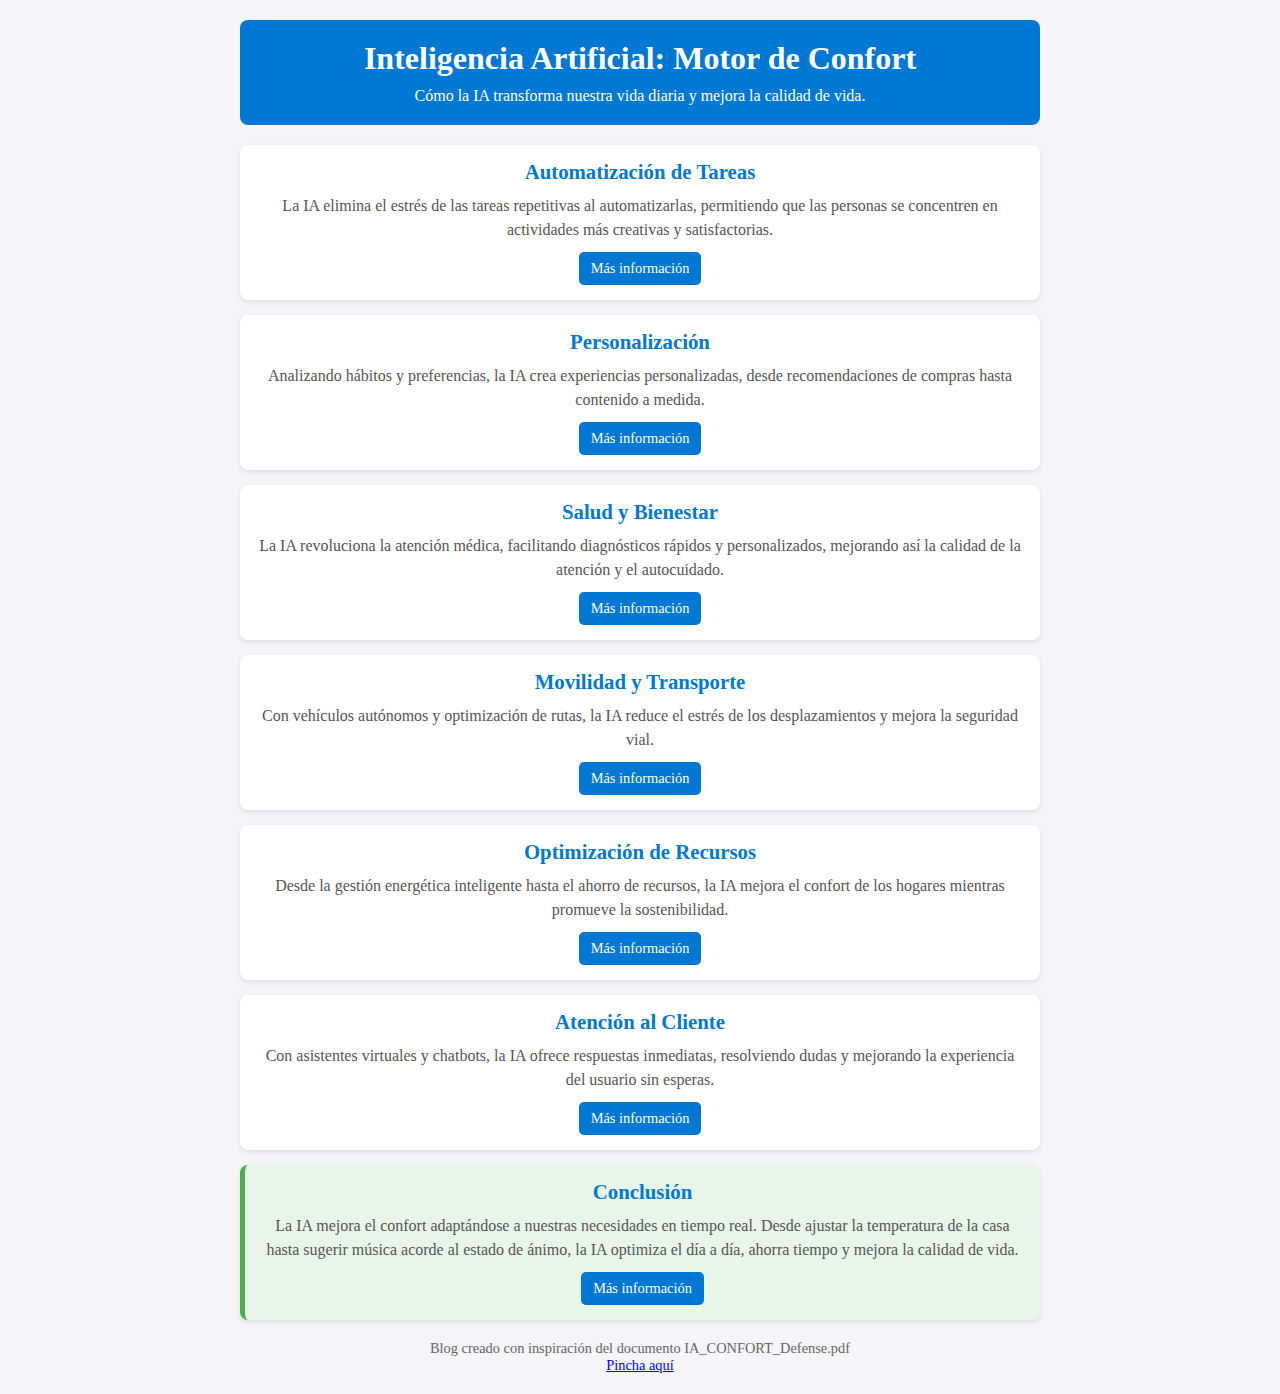
<file: index.html>
<!DOCTYPE html>
<html lang="es">
<head>
    <meta charset="UTF-8">
    <meta name="viewport" content="width=device-width, initial-scale=1.0">
    <title>IA y Confort - Blog</title>
    <link rel="stylesheet" href="styles.css">
</head>
<body>
    <header>
        <h1>Inteligencia Artificial: Motor de Confort</h1>
        <p>Cómo la IA transforma nuestra vida diaria y mejora la calidad de vida.</p>
    </header>

    <section class="content">
        <article>
            <h2>Automatización de Tareas</h2>
            <p>La IA elimina el estrés de las tareas repetitivas al automatizarlas, permitiendo que las personas se concentren en actividades más creativas y satisfactorias.</p>
            <a href="Parte1.html" class="more-info">Más información</a>
        </article>

        <article>
            <h2>Personalización</h2>
            <p>Analizando hábitos y preferencias, la IA crea experiencias personalizadas, desde recomendaciones de compras hasta contenido a medida.</p>
            <a href="Parte2.html" class="more-info">Más información</a>
        </article>

        <article>
            <h2>Salud y Bienestar</h2>
            <p>La IA revoluciona la atención médica, facilitando diagnósticos rápidos y personalizados, mejorando así la calidad de la atención y el autocuidado.</p>
            <a href="Parte3.html" class="more-info">Más información</a>
        </article>

        <article>
            <h2>Movilidad y Transporte</h2>
            <p>Con vehículos autónomos y optimización de rutas, la IA reduce el estrés de los desplazamientos y mejora la seguridad vial.</p>
            <a href="Parte4.html" class="more-info">Más información</a>
        </article>

        <article>
            <h2>Optimización de Recursos</h2>
            <p>Desde la gestión energética inteligente hasta el ahorro de recursos, la IA mejora el confort de los hogares mientras promueve la sostenibilidad.</p>
            <a href="Parte5.html" class="more-info">Más información</a>
        </article>

        <article>
            <h2>Atención al Cliente</h2>
            <p>Con asistentes virtuales y chatbots, la IA ofrece respuestas inmediatas, resolviendo dudas y mejorando la experiencia del usuario sin esperas.</p>
            <a href="Parte6.html" class="more-info">Más información</a>
        </article>

        <article class="conclusion">
            <h2>Conclusión</h2>
            <p>La IA mejora el confort adaptándose a nuestras necesidades en tiempo real. Desde ajustar la temperatura de la casa hasta sugerir música acorde al estado de ánimo, la IA optimiza el día a día, ahorra tiempo y mejora la calidad de vida.</p>
            <a href="Parte7.html" class="more-info">Más información</a>
        </article>
    </section>

    <footer>
        <p>Blog creado con inspiración del documento IA_CONFORT_Defense.pdf</p>
        <a href="https://youtu.be/MMuFb7DTS28" target="_blank">Pincha aquí</a>
    </footer>
</body>
</html>
</file>
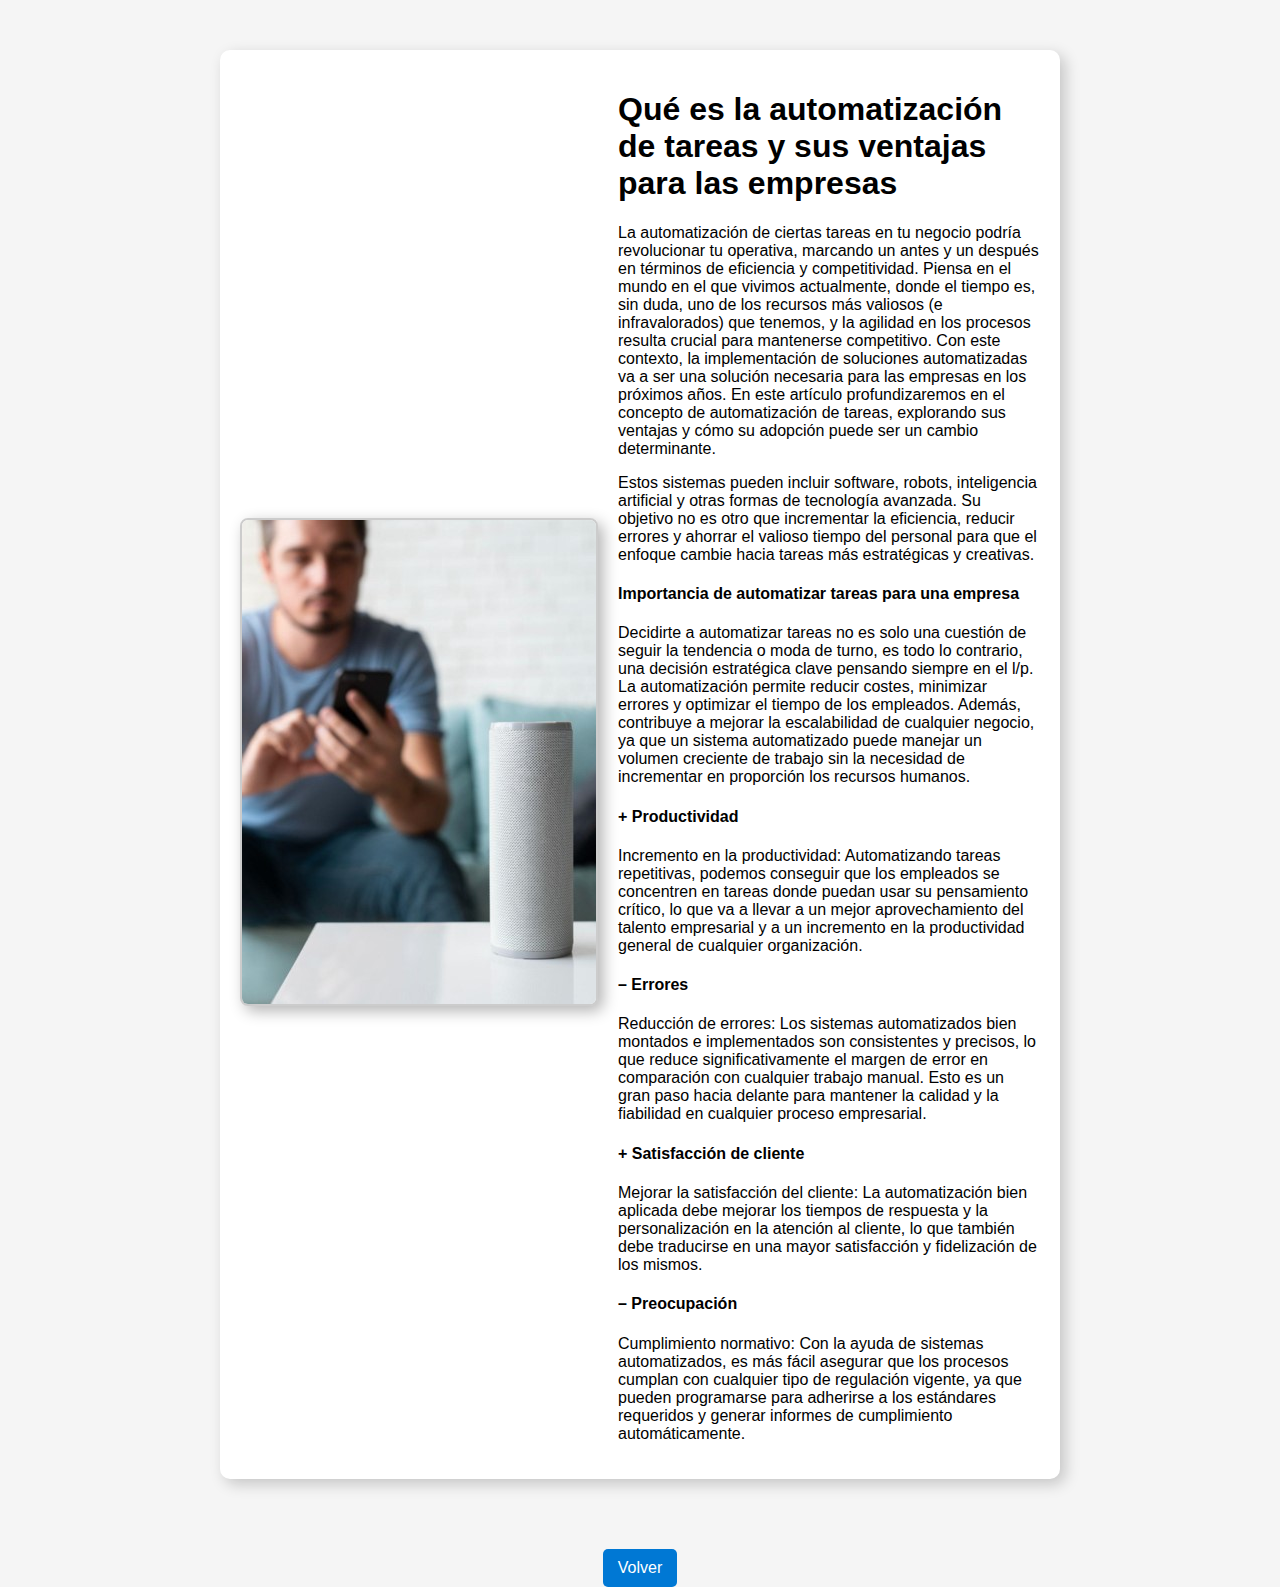
<file: Parte1.html>
<!DOCTYPE html>
<html lang="es">

<head>
    <meta charset="UTF-8">
    <meta name="viewport" content="width=device-width, initial-scale=1.0">
    <title>automatización de tareas</title>
    <link rel="stylesheet" href="styles2.css">
</head>

<body>

    <section class="info-content">
        <div class="image-container">
            <img src="Imagenes/Imagen1.jpg" alt="Descripción de la imagen">
        </div>
        <article>

            <h1>Qué es la automatización de tareas
                y sus ventajas para las empresas</h1>
            <p>
                La automatización de ciertas tareas en tu negocio podría revolucionar tu operativa, marcando un antes y
                un después en términos de eficiencia y competitividad. Piensa en el mundo en el que vivimos actualmente,
                donde el tiempo es, sin duda, uno de los recursos más valiosos (e infravalorados) que tenemos, y la
                agilidad en los procesos resulta crucial para mantenerse competitivo. Con este contexto, la
                implementación de soluciones automatizadas va a ser una solución necesaria para las empresas en los
                próximos años. En este artículo profundizaremos en el concepto de automatización de tareas, explorando
                sus ventajas y cómo su adopción puede ser un cambio determinante.
            </p>
            <p>
                Estos sistemas pueden incluir software, robots, inteligencia artificial y otras formas de tecnología
                avanzada. Su objetivo no es otro que incrementar la eficiencia, reducir errores y ahorrar el valioso
                tiempo del personal para que el enfoque cambie hacia tareas más estratégicas y creativas.
            </p>
            <h4>Importancia de automatizar tareas para una empresa</h4>
            <p>
                Decidirte a automatizar tareas no es solo una cuestión de seguir la tendencia o moda de turno, es todo
                lo contrario, una decisión estratégica clave pensando siempre en el l/p. La automatización permite
                reducir costes, minimizar errores y optimizar el tiempo de los empleados. Además, contribuye a mejorar
                la escalabilidad de cualquier negocio, ya que un sistema automatizado puede manejar un volumen creciente
                de trabajo sin la necesidad de incrementar en proporción los recursos humanos.
            </p>
            <h4>+ Productividad</h4>
            <p>
                Incremento en la productividad: Automatizando tareas repetitivas, podemos conseguir que los empleados se
                concentren en tareas donde puedan usar su pensamiento crítico, lo que va a llevar a un mejor
                aprovechamiento del talento empresarial y a un incremento en la productividad general de cualquier
                organización.
            </p>
            <h4>– Errores</h4>
            <p>
                Reducción de errores: Los sistemas automatizados bien montados e implementados son consistentes y
                precisos, lo que reduce significativamente el margen de error en comparación con cualquier trabajo
                manual. Esto es un gran paso hacia delante para mantener la calidad y la fiabilidad en cualquier proceso
                empresarial.
            </p>
            <h4>+ Satisfacción de cliente</h4>
            <p>
                Mejorar la satisfacción del cliente: La automatización bien aplicada debe mejorar los tiempos de
                respuesta y la personalización en la atención al cliente, lo que también debe traducirse en una mayor
                satisfacción y fidelización de los mismos.
            </p>
            <h4>– Preocupación</h4>
            <p>
                Cumplimiento normativo: Con la ayuda de sistemas automatizados, es más fácil asegurar que los procesos
                cumplan con cualquier tipo de regulación vigente, ya que pueden programarse para adherirse a los
                estándares requeridos y generar informes de cumplimiento automáticamente.
            </p>
        </article>
    </section>
    <footer>
        <a href="index.html" class="back">Volver</a>
    </footer>
</body>

</html>
</file>
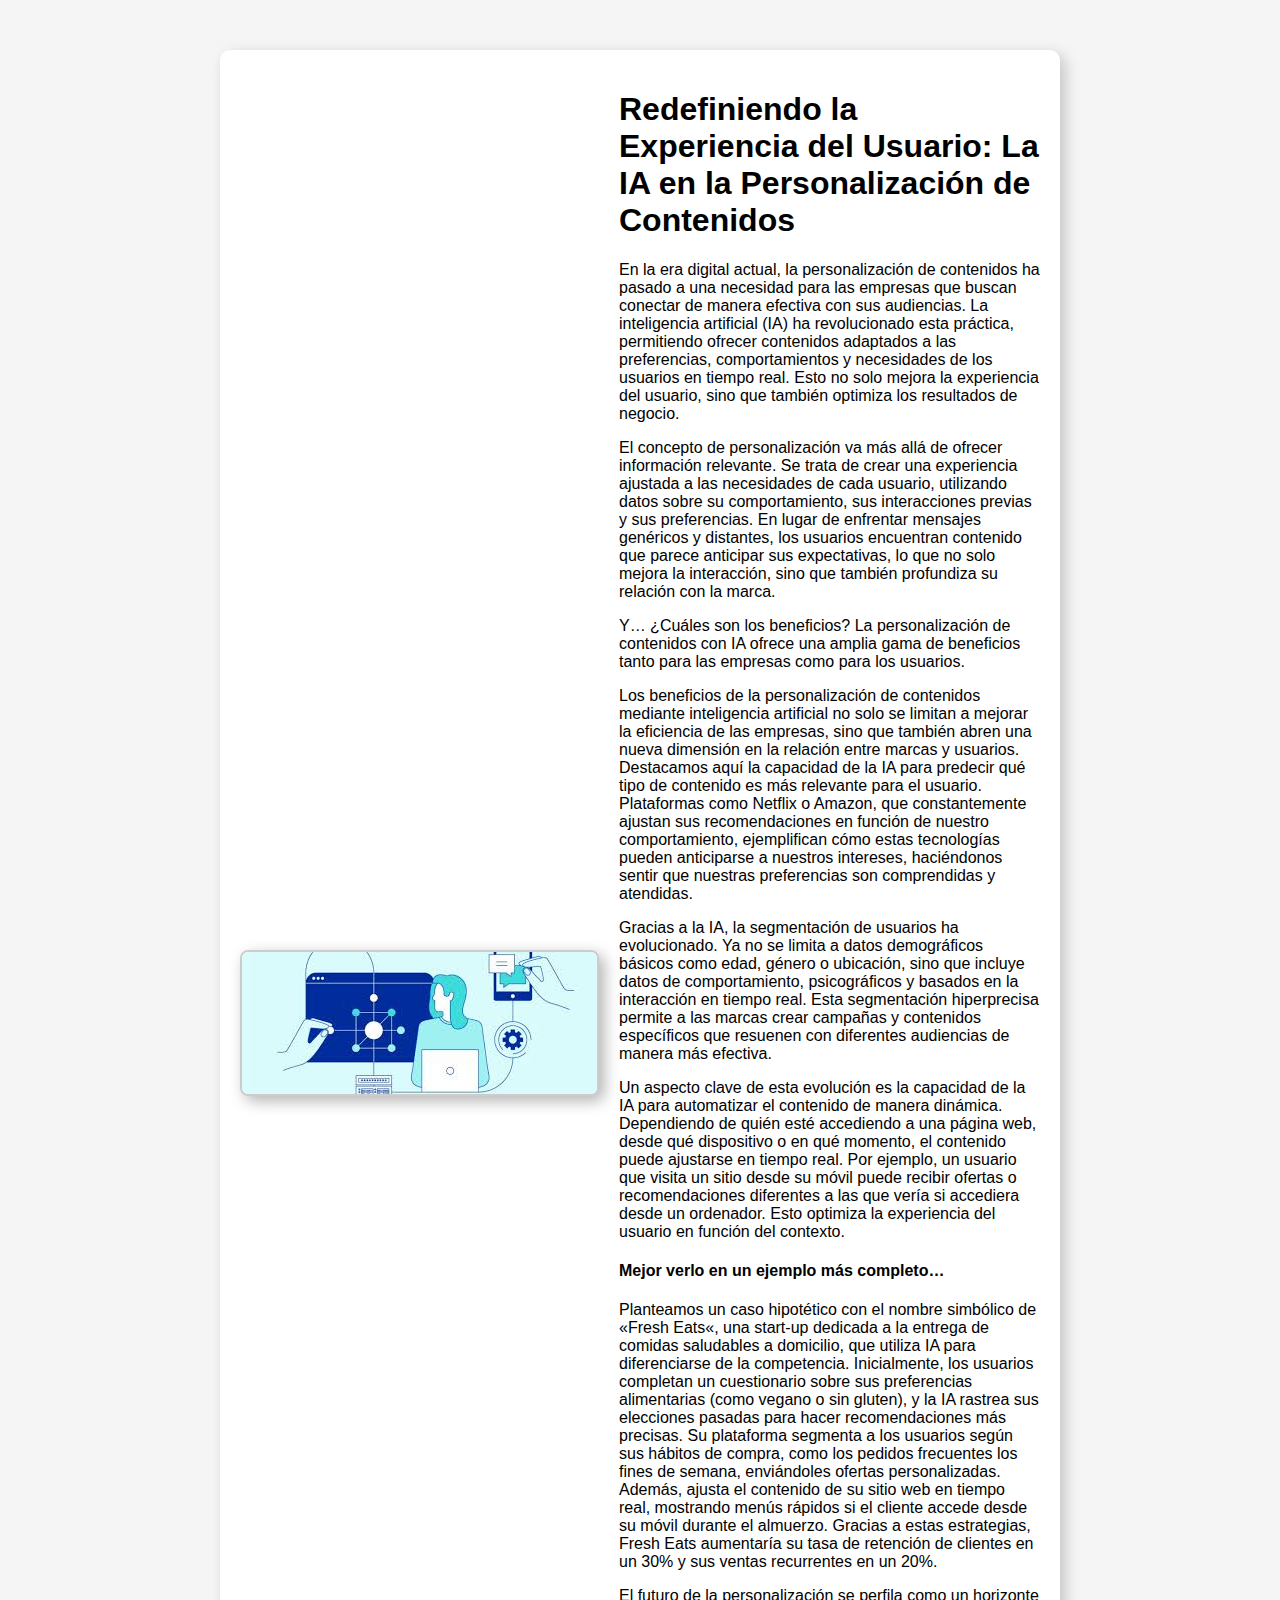
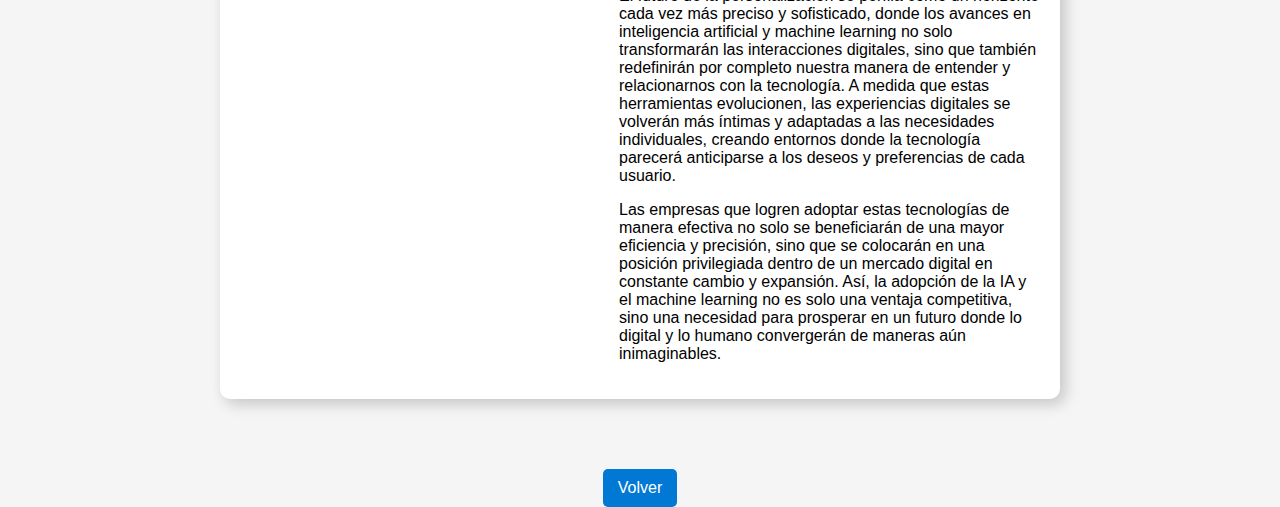
<file: Parte2.html>
<!DOCTYPE html>
<html lang="es">
<head>
    <meta charset="UTF-8">
    <meta name="viewport" content="width=device-width, initial-scale=1.0">
    <title>IA Personalización</title>
    <link rel="stylesheet" href="styles2.css">
</head>
<body>
    <section class="info-content">
        <div class="image-container">
            <img src="Imagenes/Imagen2.jpg" alt="Descripción de la imagen">
            
        </div>
        <article>
            <h1>Redefiniendo la Experiencia del Usuario: La IA en la Personalización de Contenidos</h1>
            <p>En la era digital actual, la personalización de contenidos ha pasado a una necesidad para las empresas que buscan conectar de manera efectiva con sus audiencias. La inteligencia artificial (IA) ha revolucionado esta práctica, permitiendo ofrecer contenidos adaptados a las preferencias, comportamientos y necesidades de los usuarios en tiempo real. Esto no solo mejora la experiencia del usuario, sino que también optimiza los resultados de negocio.</p>

            <p>El concepto de personalización va más allá de ofrecer información relevante. Se trata de crear una experiencia ajustada a las necesidades de cada usuario, utilizando datos sobre su comportamiento, sus interacciones previas y sus preferencias. En lugar de enfrentar mensajes genéricos y distantes, los usuarios encuentran contenido que parece anticipar sus expectativas, lo que no solo mejora la interacción, sino que también profundiza su relación con la marca.</p>
            
            <p>Y… ¿Cuáles son los beneficios? La personalización de contenidos con IA ofrece una amplia gama de beneficios tanto para las empresas como para los usuarios.</p>
            
            <p>Los beneficios de la personalización de contenidos mediante inteligencia artificial no solo se limitan a mejorar la eficiencia de las empresas, sino que también abren una nueva dimensión en la relación entre marcas y usuarios. Destacamos aquí la capacidad de la IA para predecir qué tipo de contenido es más relevante para el usuario. Plataformas como Netflix o Amazon, que constantemente ajustan sus recomendaciones en función de nuestro comportamiento, ejemplifican cómo estas tecnologías pueden anticiparse a nuestros intereses, haciéndonos sentir que nuestras preferencias son comprendidas y atendidas.</p>
            
            <p>Gracias a la IA, la segmentación de usuarios ha evolucionado. Ya no se limita a datos demográficos básicos como edad, género o ubicación, sino que incluye datos de comportamiento, psicográficos y basados en la interacción en tiempo real. Esta segmentación hiperprecisa permite a las marcas crear campañas y contenidos específicos que resuenen con diferentes audiencias de manera más efectiva.</p>
            
            <p>Un aspecto clave de esta evolución es la capacidad de la IA para automatizar el contenido de manera dinámica. Dependiendo de quién esté accediendo a una página web, desde qué dispositivo o en qué momento, el contenido puede ajustarse en tiempo real. Por ejemplo, un usuario que visita un sitio desde su móvil puede recibir ofertas o recomendaciones diferentes a las que vería si accediera desde un ordenador. Esto optimiza la experiencia del usuario en función del contexto.</p>
            
            <h4>Mejor verlo en un ejemplo más completo…</h4>
            
            <p>Planteamos un caso hipotético con el nombre simbólico de «Fresh Eats«, una start-up dedicada a la entrega de comidas saludables a domicilio, que utiliza IA para diferenciarse de la competencia. Inicialmente, los usuarios completan un cuestionario sobre sus preferencias alimentarias (como vegano o sin gluten), y la IA rastrea sus elecciones pasadas para hacer recomendaciones más precisas. Su plataforma segmenta a los usuarios según sus hábitos de compra, como los pedidos frecuentes los fines de semana, enviándoles ofertas personalizadas. Además, ajusta el contenido de su sitio web en tiempo real, mostrando menús rápidos si el cliente accede desde su móvil durante el almuerzo. Gracias a estas estrategias, Fresh Eats aumentaría su tasa de retención de clientes en un 30% y sus ventas recurrentes en un 20%.</p>
            
            <p>El futuro de la personalización se perfila como un horizonte cada vez más preciso y sofisticado, donde los avances en inteligencia artificial y machine learning no solo transformarán las interacciones digitales, sino que también redefinirán por completo nuestra manera de entender y relacionarnos con la tecnología. A medida que estas herramientas evolucionen, las experiencias digitales se volverán más íntimas y adaptadas a las necesidades individuales, creando entornos donde la tecnología parecerá anticiparse a los deseos y preferencias de cada usuario.</p>
            
            <p>Las empresas que logren adoptar estas tecnologías de manera efectiva no solo se beneficiarán de una mayor eficiencia y precisión, sino que se colocarán en una posición privilegiada dentro de un mercado digital en constante cambio y expansión. Así, la adopción de la IA y el machine learning no es solo una ventaja competitiva, sino una necesidad para prosperar en un futuro donde lo digital y lo humano convergerán de maneras aún inimaginables.</p>
            
        </article>
        </div>
    </section>
    <footer>
        <a href="index.html" class="back">Volver</a>
    </footer>
</body>
</html>
</file>
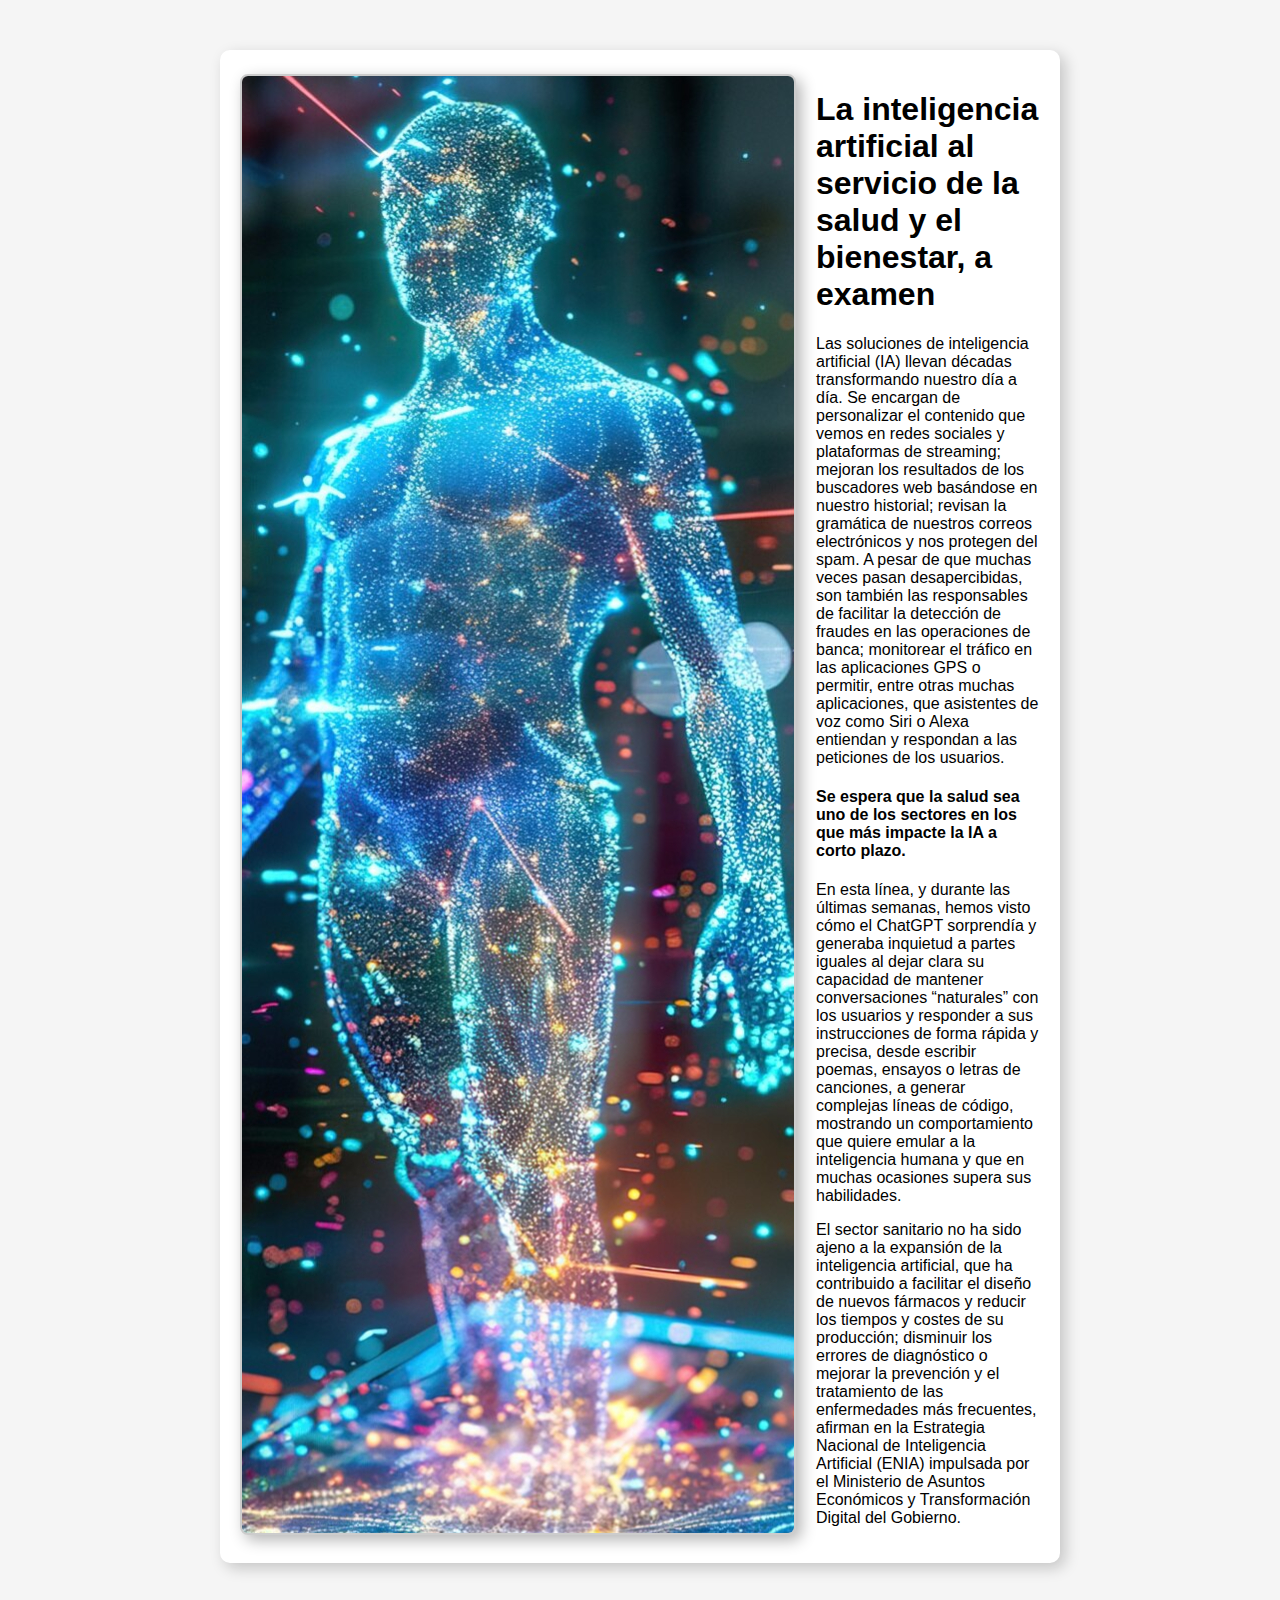
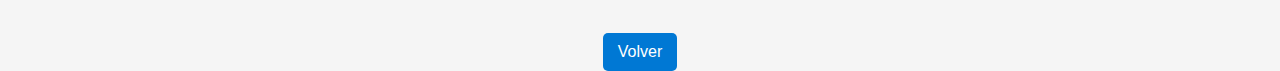
<file: Parte3.html>
<!DOCTYPE html>
<html lang="es">

<head>
    <meta charset="UTF-8">
    <meta name="viewport" content="width=device-width, initial-scale=1.0">
    <title>Salud y bienestar</title>
    <link rel="stylesheet" href="styles2.css">
</head>

<body>

    <section class="info-content">
        <div class="image-container">
            <img src="Imagenes/Imagen3.jpeg" alt="Descripción de la imagen">
        </div>
        <article>
            <h1>La inteligencia artificial al servicio de la salud y el bienestar, a examen</h1>
            <p>
                Las soluciones de inteligencia artificial (IA) llevan décadas transformando nuestro día a día. Se
                encargan de personalizar el contenido que vemos en redes sociales y plataformas de streaming; mejoran
                los resultados de los buscadores web basándose en nuestro historial; revisan la gramática de nuestros
                correos electrónicos y nos protegen del spam. A pesar de que muchas veces pasan desapercibidas, son
                también las responsables de facilitar la detección de fraudes en las operaciones de banca; monitorear el
                tráfico en las aplicaciones GPS o permitir, entre otras muchas aplicaciones, que asistentes de voz como
                Siri o Alexa entiendan y respondan a las peticiones de los usuarios.
             </p>

            <h4>Se espera que la salud sea uno de los sectores en los que más impacte la IA a corto plazo.</h4>

            <p>
                En esta línea, y durante las últimas semanas, hemos visto cómo el ChatGPT sorprendía y generaba inquietud
                a partes iguales al dejar clara su capacidad de mantener conversaciones “naturales” con los usuarios y
                responder a sus instrucciones de forma rápida y precisa, desde escribir poemas, ensayos o letras de
                canciones, a generar complejas líneas de código, mostrando un comportamiento que quiere emular a la
                inteligencia humana y que en muchas ocasiones supera sus habilidades.
            </p>

            <p>
                El sector sanitario no ha sido ajeno a la expansión de la inteligencia artificial, que ha contribuido a
                facilitar el diseño de nuevos fármacos y reducir los tiempos y costes de su producción; disminuir los
                errores de diagnóstico o mejorar la prevención y el tratamiento de las enfermedades más frecuentes,
                afirman en la Estrategia Nacional de Inteligencia Artificial (ENIA) impulsada por el Ministerio de
                Asuntos Económicos y Transformación Digital del Gobierno.
            </p>

        </article>
    </section>
    <footer>
        <a href="index.html" class="back">Volver</a>
    </footer>
</body>

</html>
</file>
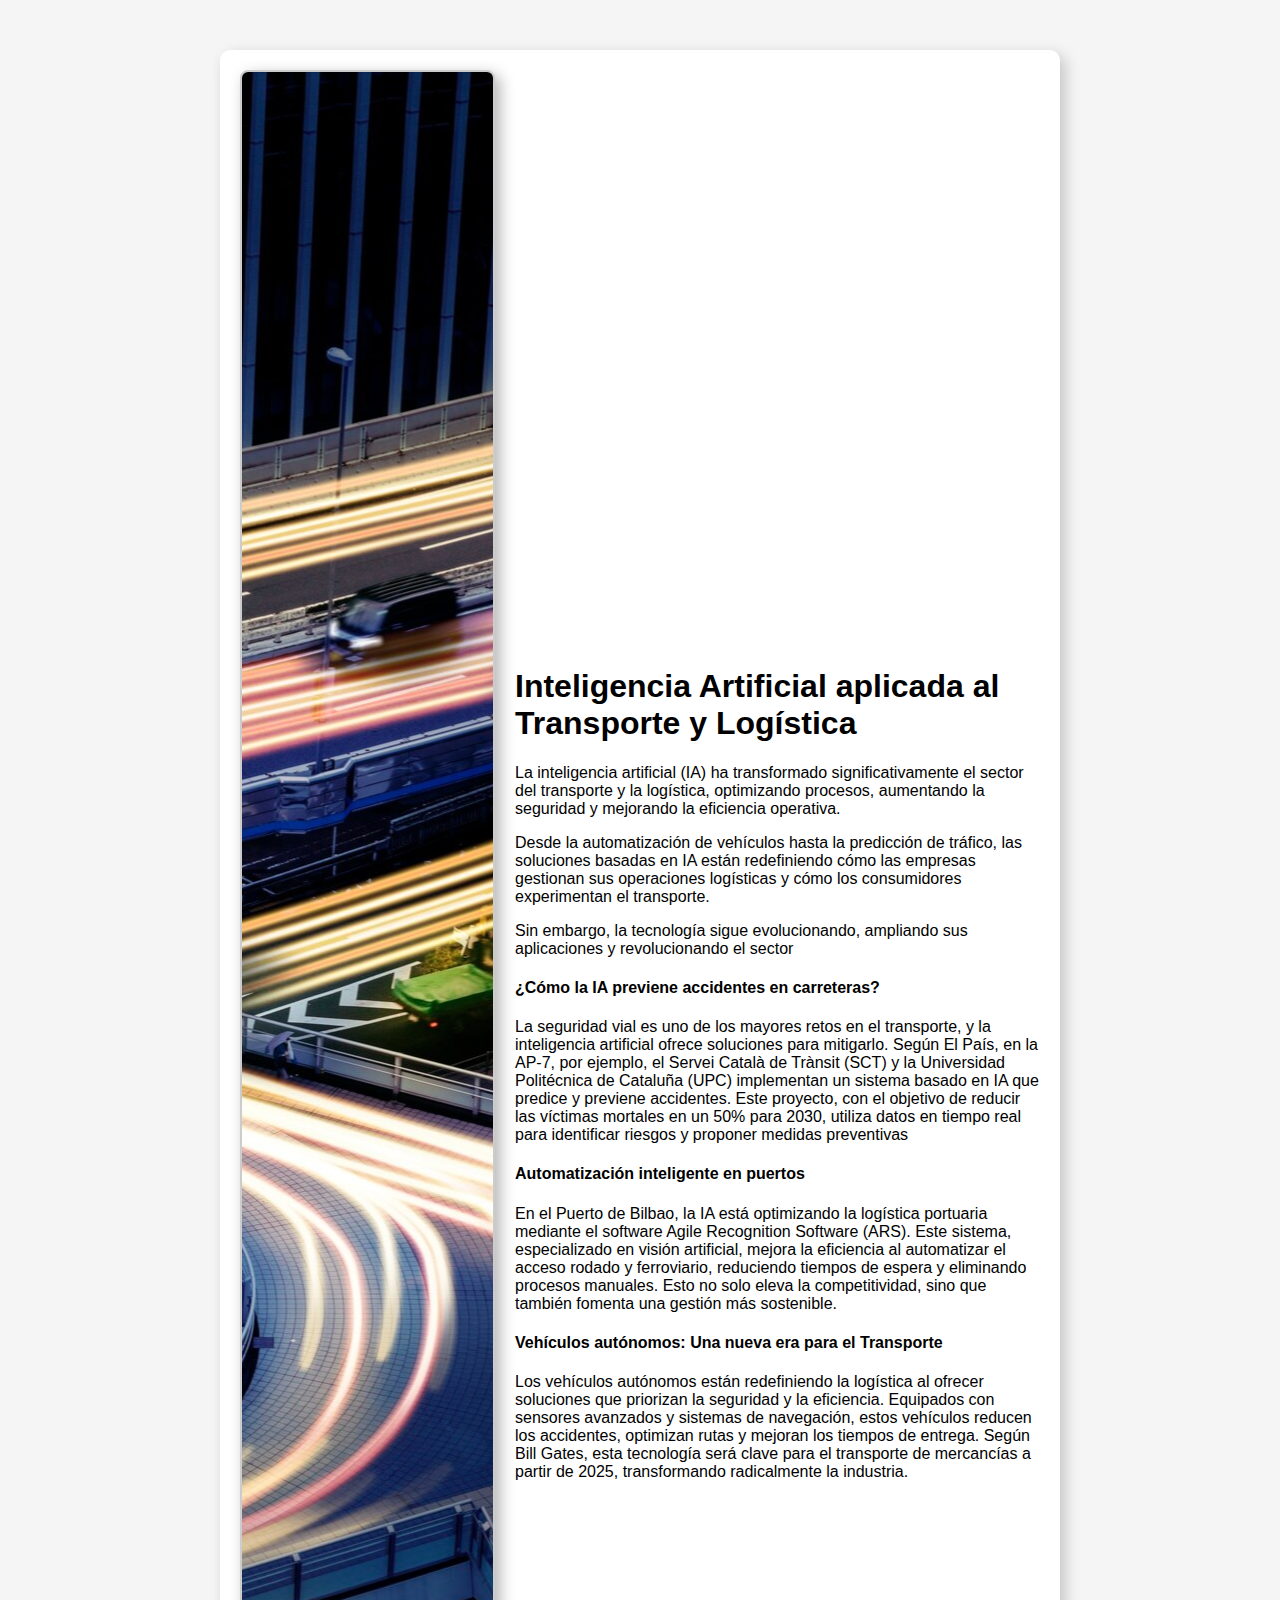
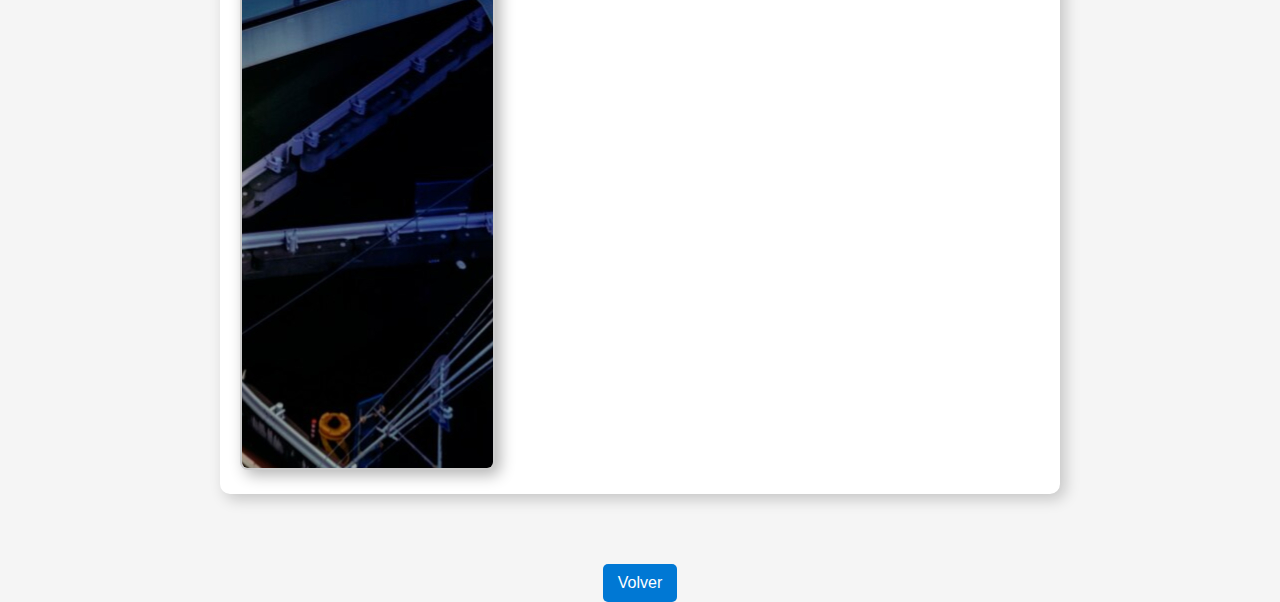
<file: Parte4.html>
<!DOCTYPE html>
<html lang="es">

<head>
    <meta charset="UTF-8">
    <meta name="viewport" content="width=device-width, initial-scale=1.0">
    <title>Movilidad y Transporte</title>
    <link rel="stylesheet" href="styles2.css">
</head>

<body>

    <section class="info-content">
        <div class="image-container">
            <img src="Imagenes/Imagen4.jpeg" alt="Descripción de la imagen">
        </div>
        <article>
            <h1>Inteligencia Artificial aplicada al Transporte y Logística</h1>
            <p>
                La inteligencia artificial (IA) ha transformado significativamente el sector del transporte y la
                logística, optimizando procesos, aumentando la seguridad y mejorando la eficiencia operativa.
            <p>
            </p>
            Desde la automatización de vehículos hasta la predicción de tráfico, las soluciones basadas en IA están
            redefiniendo cómo las empresas gestionan sus operaciones logísticas y cómo los consumidores experimentan
            el transporte.
            </p>
            <p>
                Sin embargo, la tecnología sigue evolucionando, ampliando sus aplicaciones y revolucionando el sector
            </p>
            <h4>¿Cómo la IA previene accidentes en carreteras?</h4>
            <p>
                La seguridad vial es uno de los mayores retos en el transporte, y la inteligencia artificial ofrece
                soluciones para mitigarlo.

                Según El País, en la AP-7, por ejemplo, el Servei Català de Trànsit (SCT) y la Universidad Politécnica
                de Cataluña (UPC) implementan un sistema basado en IA que predice y previene accidentes.

                Este proyecto, con el objetivo de reducir las víctimas mortales en un 50% para 2030, utiliza datos en
                tiempo real para identificar riesgos y proponer medidas preventivas
            </p>
            <h4>Automatización inteligente en puertos</h4>
            <p>
                En el Puerto de Bilbao, la IA está optimizando la logística portuaria mediante el software Agile
                Recognition Software (ARS).

                Este sistema, especializado en visión artificial, mejora la eficiencia al automatizar el acceso rodado y
                ferroviario, reduciendo tiempos de espera y eliminando procesos manuales. Esto no solo eleva la
                competitividad, sino que también fomenta una gestión más sostenible.
            </p>
            <h4>Vehículos autónomos: Una nueva era para el Transporte</h4>
            <p>
                Los vehículos autónomos están redefiniendo la logística al ofrecer soluciones que priorizan la seguridad
                y la eficiencia. Equipados con sensores avanzados y sistemas de navegación, estos vehículos reducen los
                accidentes, optimizan rutas y mejoran los tiempos de entrega.

                Según Bill Gates, esta tecnología será clave para el transporte de mercancías a partir de 2025,
                transformando radicalmente la industria.
            </p>
        </article>
    </section>
    <footer>
        <a href="index.html" class="back">Volver</a>
    </footer>
</body>

</html>
</file>
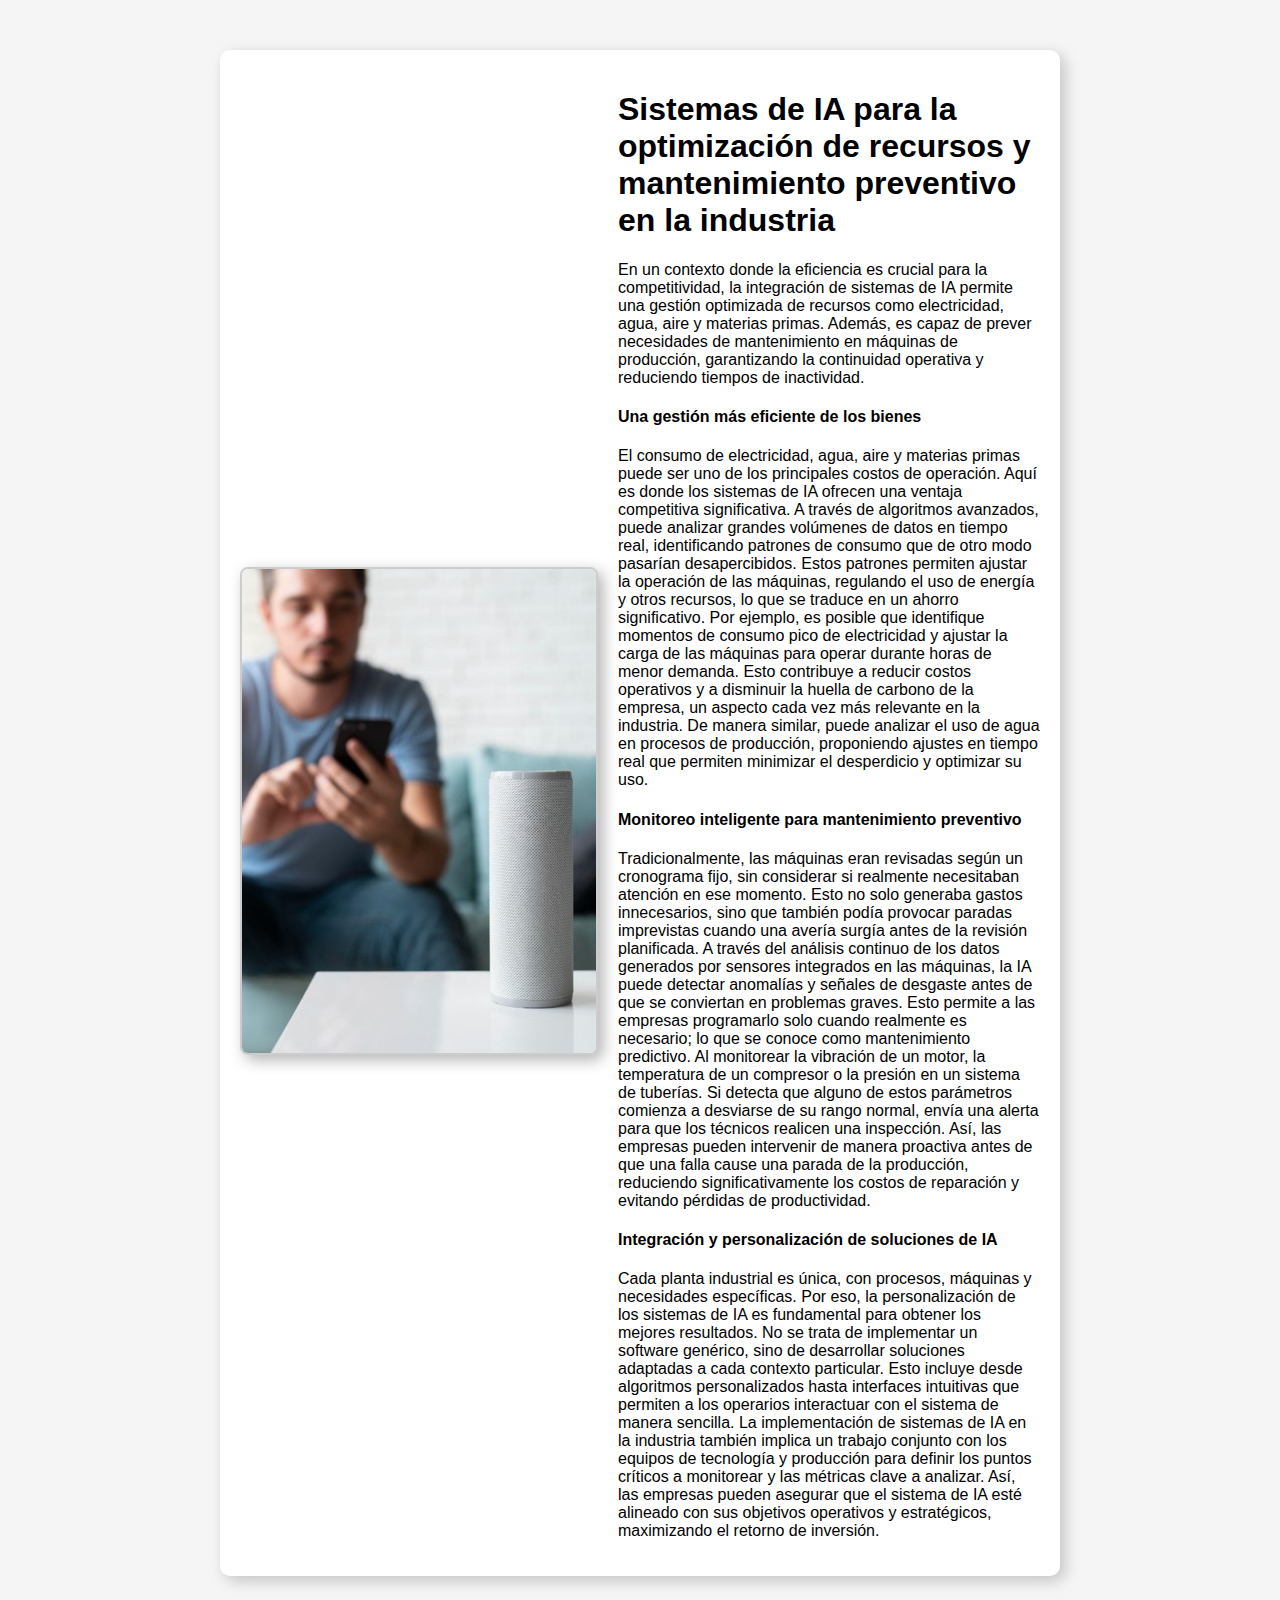
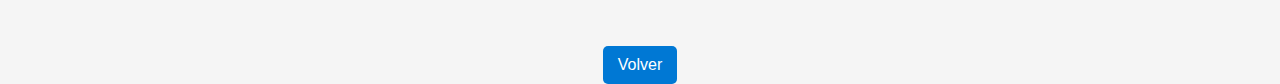
<file: Parte5.html>
<!DOCTYPE html>
<html lang="es">

<head>
    <meta charset="UTF-8">
    <meta name="viewport" content="width=device-width, initial-scale=1.0">
    <title>Optimización de Recursos</title>
    <link rel="stylesheet" href="styles2.css">
</head>

<body>

    <section class="info-content">
        <div class="image-container">
            <img src="Imagenes/Imagen1.jpg" alt="Descripción de la imagen">
        </div>
        <article>
            <h1>Sistemas de IA para la optimización de recursos y mantenimiento preventivo en la industria</h1>
            <p>
                En un contexto donde la eficiencia es crucial para la competitividad, la integración de sistemas de IA
                permite una gestión optimizada de recursos como electricidad, agua, aire y materias primas.

                Además, es capaz de prever necesidades de mantenimiento en máquinas de producción, garantizando la
                continuidad operativa y reduciendo tiempos de inactividad.
            </p>
            <h4>Una gestión más eficiente de los bienes</h4>
            <p>
                El consumo de electricidad, agua, aire y materias primas puede ser uno de los principales costos de
                operación. Aquí es donde los sistemas de IA ofrecen una ventaja competitiva significativa.

                A través de algoritmos avanzados, puede analizar grandes volúmenes de datos en tiempo real,
                identificando patrones de consumo que de otro modo pasarían desapercibidos. Estos patrones permiten
                ajustar la operación de las máquinas, regulando el uso de energía y otros recursos, lo que se traduce en
                un ahorro significativo.

                Por ejemplo, es posible que identifique momentos de consumo pico de electricidad y ajustar la carga de
                las máquinas para operar durante horas de menor demanda.

                Esto contribuye a reducir costos operativos y a disminuir la huella de carbono de la empresa, un aspecto
                cada vez más relevante en la industria. De manera similar, puede analizar el uso de agua en procesos de
                producción, proponiendo ajustes en tiempo real que permiten minimizar el desperdicio y optimizar su uso.
            </p>
            <h4>Monitoreo inteligente para mantenimiento preventivo</h4>
            <p>
                Tradicionalmente, las máquinas eran revisadas según un cronograma fijo, sin considerar si realmente
                necesitaban atención en ese momento. Esto no solo generaba gastos innecesarios, sino que también podía
                provocar paradas imprevistas cuando una avería surgía antes de la revisión planificada.

                A través del análisis continuo de los datos generados por sensores integrados en las máquinas, la IA
                puede detectar anomalías y señales de desgaste antes de que se conviertan en problemas graves. Esto
                permite a las empresas programarlo solo cuando realmente es necesario; lo que se conoce como
                mantenimiento predictivo.

                Al monitorear la vibración de un motor, la temperatura de un compresor o la presión en un sistema de
                tuberías. Si detecta que alguno de estos parámetros comienza a desviarse de su rango normal, envía una
                alerta para que los técnicos realicen una inspección.

                Así, las empresas pueden intervenir de manera proactiva antes de que una falla cause una parada de la
                producción, reduciendo significativamente los costos de reparación y evitando pérdidas de productividad.
            </p>
            <h4>Integración y personalización de soluciones de IA</h4>
            <p>
                Cada planta industrial es única, con procesos, máquinas y necesidades específicas. Por eso, la
                personalización de los sistemas de IA es fundamental para obtener los mejores resultados.

                No se trata de implementar un software genérico, sino de desarrollar soluciones adaptadas a cada
                contexto particular. Esto incluye desde algoritmos personalizados hasta interfaces intuitivas que
                permiten a los operarios interactuar con el sistema de manera sencilla.

                La implementación de sistemas de IA en la industria también implica un trabajo conjunto con los equipos
                de tecnología y producción para definir los puntos críticos a monitorear y las métricas clave a
                analizar.

                Así, las empresas pueden asegurar que el sistema de IA esté alineado con sus objetivos operativos y
                estratégicos, maximizando el retorno de inversión.
            </p>
        </article>
    </section>
    <footer>
        <a href="index.html" class="back">Volver</a>
    </footer>
</body>

</html>
</file>
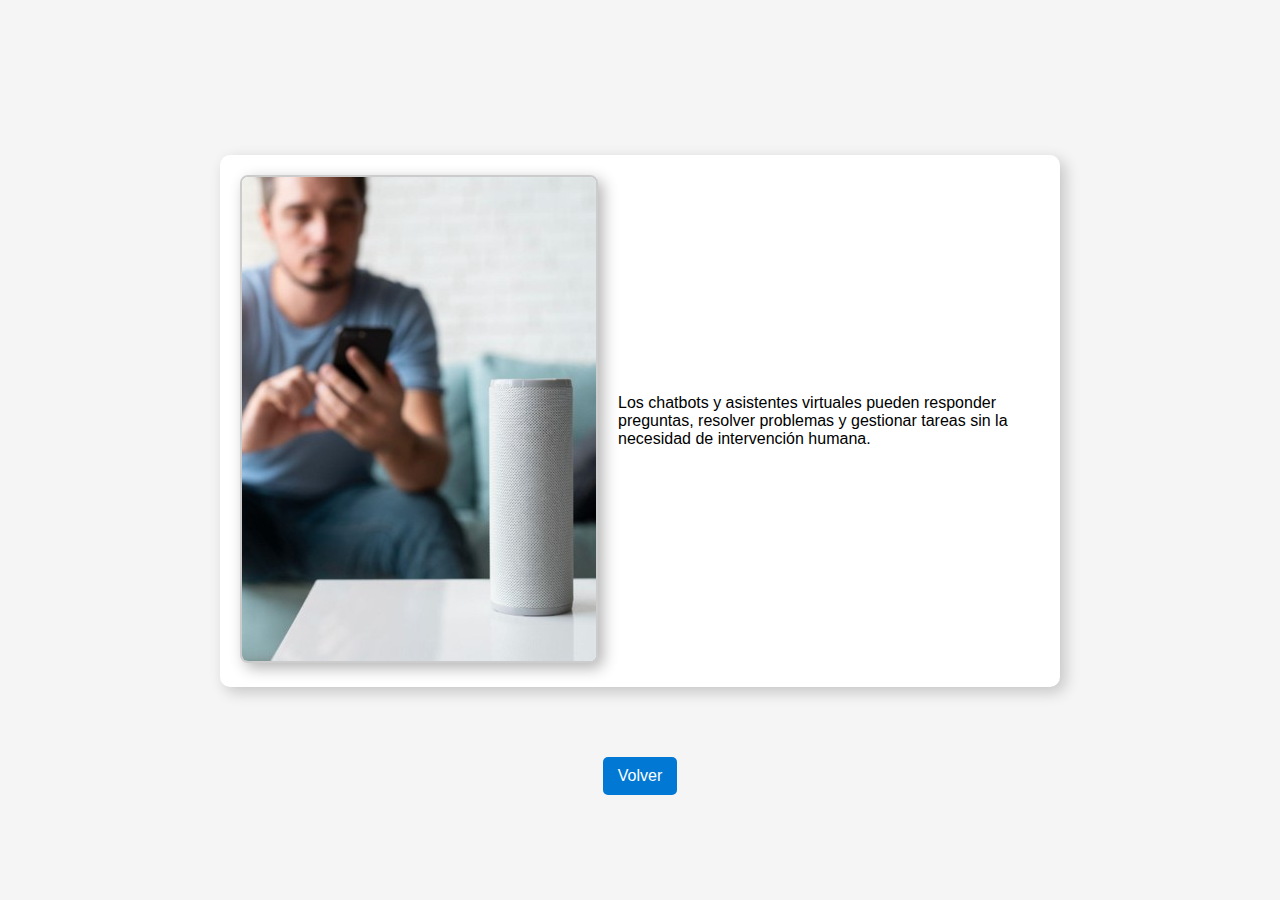
<file: Parte6.html>
<!DOCTYPE html>
<html lang="es">
<head>
    <meta charset="UTF-8">
    <meta name="viewport" content="width=device-width, initial-scale=1.0">
    <title>Parte1</title>
    <link rel="stylesheet" href="styles2.css">
</head>
<body>
   
    <section class="info-content">
        <div class="image-container">
            <img src="Imagenes/Imagen1.jpg" alt="Descripción de la imagen">
        </div>
        <article>
            <p>
                Los chatbots y asistentes virtuales pueden responder preguntas, resolver problemas y gestionar tareas sin la necesidad de intervención humana.

            </p>
        </article>
    </section>
    <footer>
        <a href="index.html" class="back">Volver</a>
    </footer>
</body>
</html>
</file>
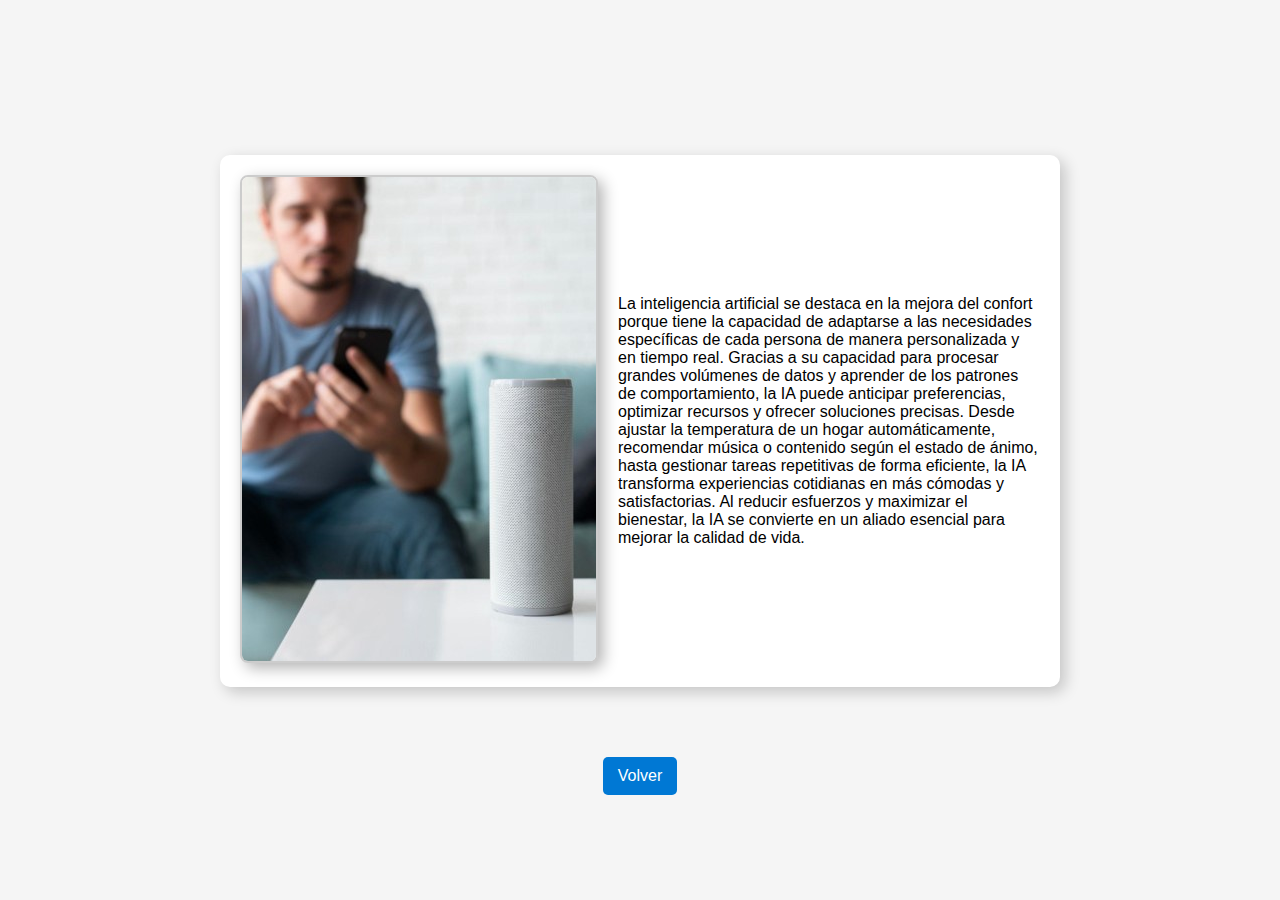
<file: Parte7.html>
<!DOCTYPE html>
<html lang="es">
<head>
    <meta charset="UTF-8">
    <meta name="viewport" content="width=device-width, initial-scale=1.0">
    <title>Parte1</title>
    <link rel="stylesheet" href="styles2.css">
</head>
<body>
   
    <section class="info-content">
        <div class="image-container">
            <img src="Imagenes/Imagen1.jpg" alt="Descripción de la imagen">
        </div>
        <article>
            <p>
                La inteligencia artificial se destaca en la mejora del confort porque tiene la capacidad de adaptarse a las necesidades específicas de cada persona de manera personalizada y en tiempo real. Gracias a su capacidad para procesar grandes volúmenes de datos y aprender de los patrones de comportamiento, la IA puede anticipar preferencias, optimizar recursos y ofrecer soluciones precisas. Desde ajustar la temperatura de un hogar automáticamente, recomendar música o contenido según el estado de ánimo, hasta gestionar tareas repetitivas de forma eficiente, la IA transforma experiencias cotidianas en más cómodas y satisfactorias. Al reducir esfuerzos y maximizar el bienestar, la IA se convierte en un aliado esencial para mejorar la calidad de vida.

            </p>
        </article>
    </section>
    <footer>
        <a href="index.html" class="back">Volver</a>
    </footer>
</body>
</html>
</file>
<file: styles.css>
* {
    margin: 0;
    padding: 0;
    box-sizing: border-box;
    font-family: Georgia, 'Times New Roman', Times, serif;
}

body {
    background-color: #f4f4f9;
    color: #333;
    display: flex;
    flex-direction: column;
    align-items: center;
    padding: 20px;
    min-height: 100vh;
}

header {
    background-color: #0078d4;
    color: #fff;
    text-align: center;
    padding: 20px;
    margin-bottom: 20px;
    border-radius: 8px;
    width: 90%;
    max-width: 800px;
}

header h1 {
    font-size: 2rem;
    margin-bottom: 10px;
}

header p {
    font-size: 1rem;
}

section.content {
    display: flex;
    flex-direction: column;
    align-items: center;
    gap: 15px;
    width: 90%;
    max-width: 800px;
}

article {
    background-color: #fff;
    padding: 15px;
    border-radius: 8px;
    box-shadow: 0 2px 5px rgba(0, 0, 0, 0.1);
    text-align: center;
    width: 100%;
}

article h2 {
    font-size: 1.3rem;
    color: #0078d4;
    margin-bottom: 10px;
}

article p {
    font-size: 1rem;
    line-height: 1.5;
    color: #555;
}

article.conclusion {
    background-color: #e8f5e9;
    border-left: 5px solid #4caf50;
    text-align: center;
}

footer {
    text-align: center;
    margin-top: 20px;
    font-size: 0.9rem;
    color: #666;
    width: 90%;
    max-width: 800px;
}
.more-info {
    display: inline-block;
    margin-top: 10px;
    padding: 8px 12px;
    background-color: #0078d4;
    color: #fff;
    text-decoration: none;
    border-radius: 5px;
    font-size: 0.9rem;
}

.more-info:hover {
    background-color: #005fa3;
}
</file>
<file: styles2.css>
/* Estilos generales */
body {
    font-family: Arial, sans-serif;
    margin: 0;
    padding: 0;
    display: flex;
    flex-direction: column;
    align-items: center;
    justify-content: center;
    min-height: 100vh;
    background-color: #f5f5f5;
    text-align: center;
}

/* Contenedor principal */
.info-content {
    display: flex;
    align-items: center;
    justify-content: center;
    flex-direction: column;
    width: 90%;
    max-width: 800px;
    margin: 50px auto;
    background: white;
    padding: 20px;
    border-radius: 10px;
    box-shadow: 5px 5px 15px rgba(0, 0, 0, 0.2);
}

/* Contenedor de la imagen */
.image-container {
    flex: none;
    margin-bottom: 20px;
}

.image-container img {
    max-width: 100%;
    height: auto;
    border-radius: 8px;
    border: 2px solid rgba(0, 0, 0, 0.2);
    box-shadow: 5px 5px 15px rgba(0, 0, 0, 0.3);
}

/* Contenedor del texto */
.text-container {
    max-width: 600px;
}

/* Botón de regreso */
footer {
    margin-top: 20px;
}

.back {
    display: inline-block;
    padding: 10px 15px;
    background-color: #0078d4;
    color: white;
    text-decoration: none;
    border-radius: 5px;
    transition: background 0.3s ease;
}

.back:hover {
    background-color: #005fa3;
}

/* Ajuste para pantallas grandes */
@media (min-width: 768px) {
    .info-content {
        flex-direction: row;
        text-align: left;
    }

    .image-container {
        margin-right: 20px;
        margin-bottom: 0;
    }
}
</file>
